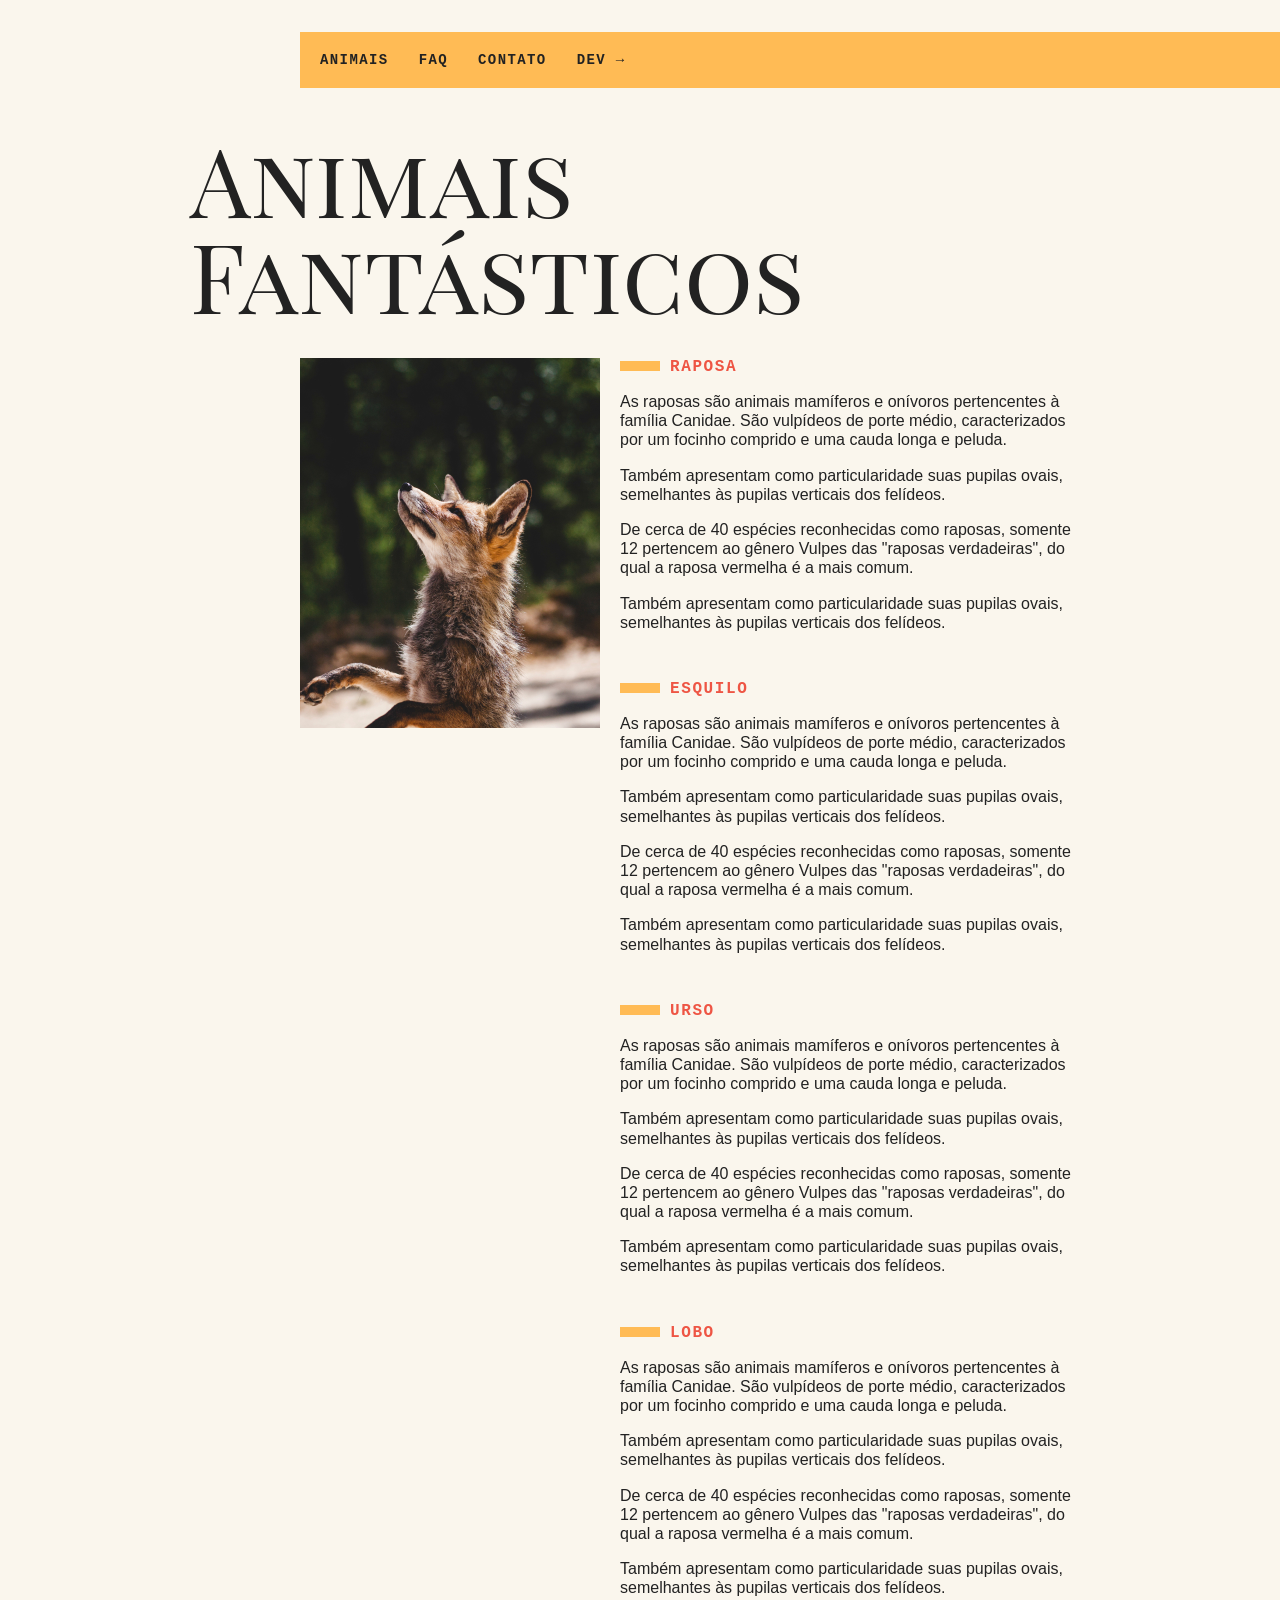
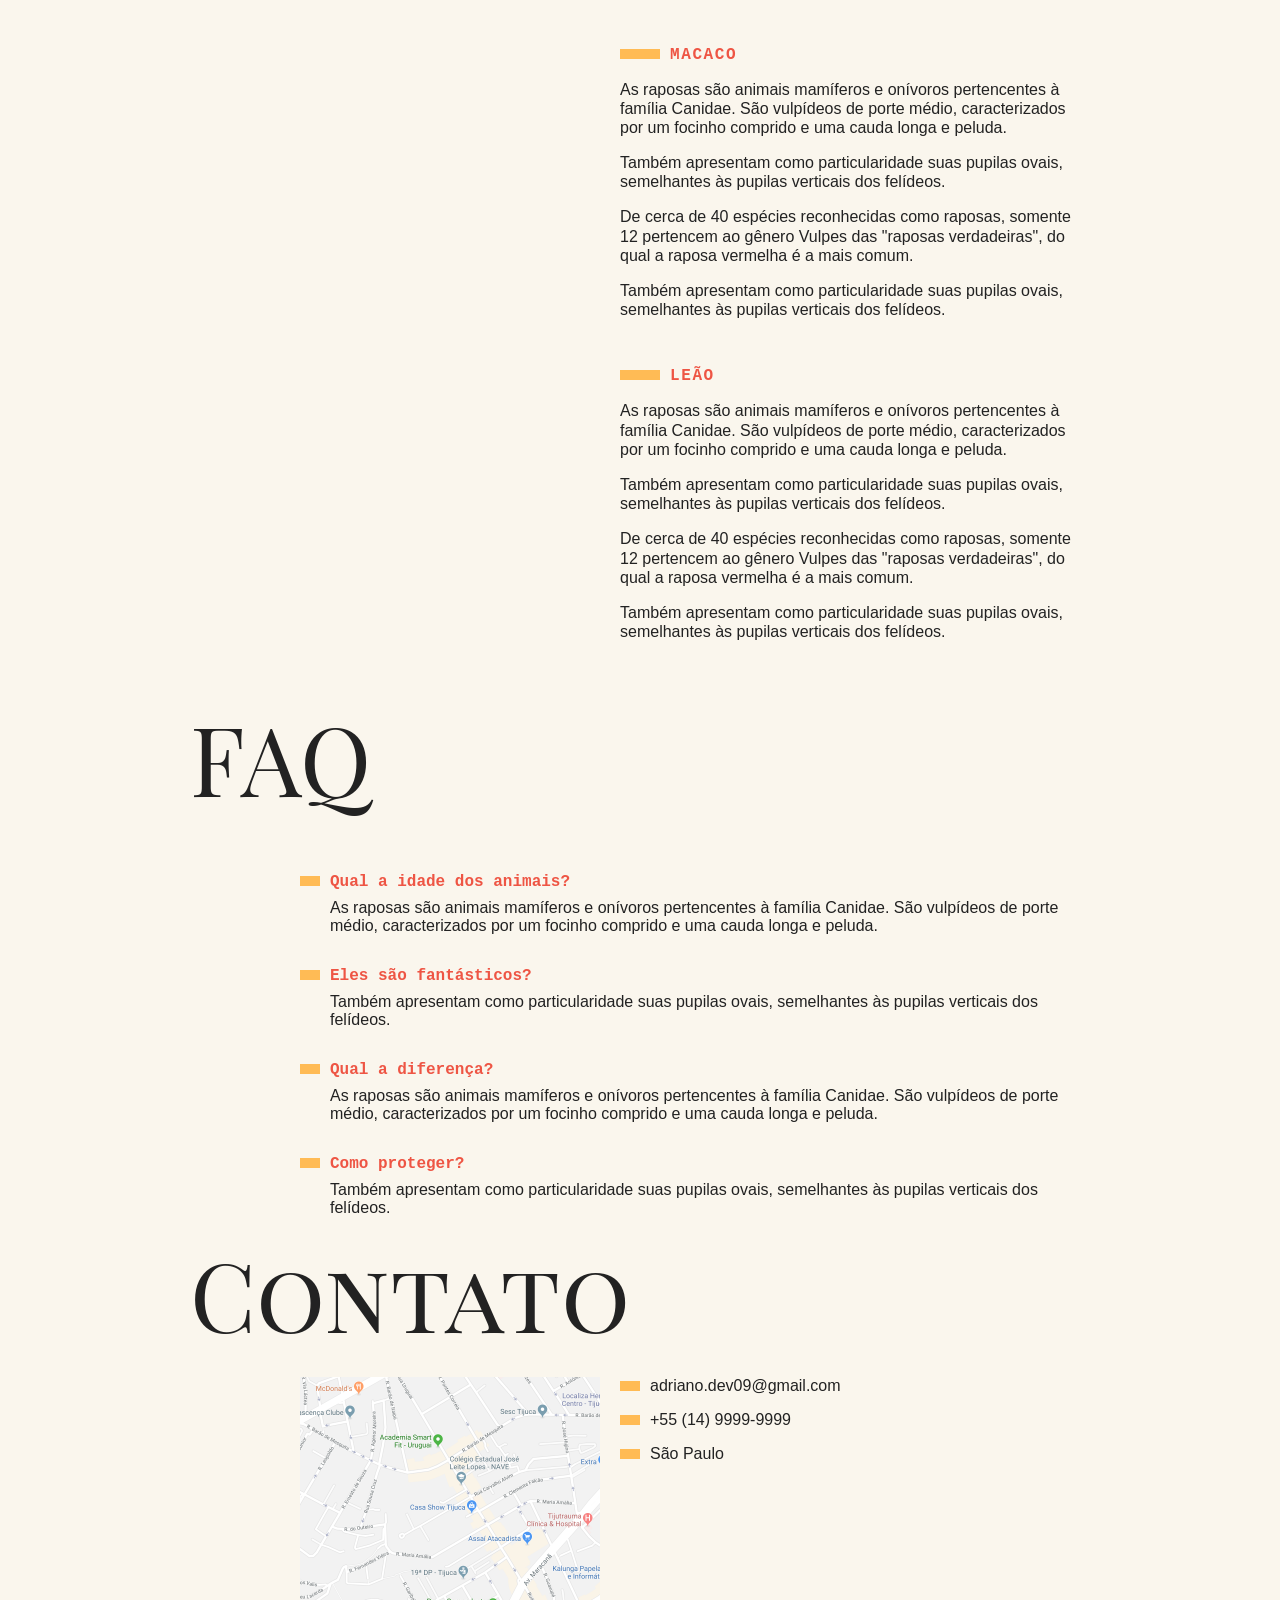
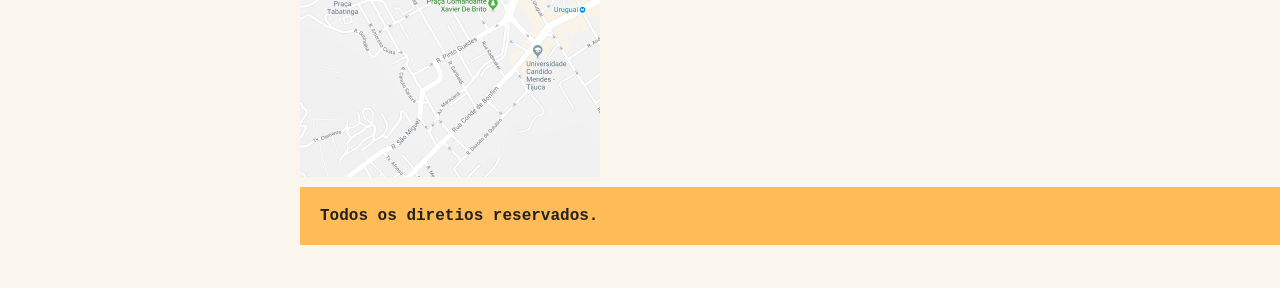
<file: animais-fantasticos/index.html>
<!DOCTYPE html>
<html lang="pt-br">
  <head>
    <meta charset="UTF-8" />
    <meta name="viewport" content="width=device-width, initial-scale=1.0" />
    <title>Animais Fantásticos</title>
    <link rel="preconnect" href="https://fonts.googleapis.com" />
    <link rel="preconnect" href="https://fonts.gstatic.com" crossorigin />
    <link
      href="https://fonts.googleapis.com/css2?family=Playfair+Display+SC&display=swap"
      rel="stylesheet"
    />
    <link rel="stylesheet" href="./css/style.css" />
  </head>
  <body>
    <nav class="menu">
      <ul>
        <li><a href="#animais">Animais</a></li>
        <li><a href="#faq">Faq</a></li>
        <li><a href="#contato">Contato</a></li>
        <li><a href="https://www.origamid.com/">Dev →</a></li>
      </ul>
    </nav>
    <section class="grid-section animais" id="animais">
      <h1 class="titulo">Animais Fantásticos</h1>
      <ul class="animais-lista">
        <li><img src="./img/imagem1.jpg" /></li>
        <li><img src="./img/imagem2.jpg" /></li>
        <li><img src="./img/imagem3.jpg" /></li>
        <li><img src="./img/imagem4.jpg" /></li>
        <li><img src="./img/imagem5.jpg" /></li>
        <li><img src="./img/imagem6.jpg" /></li>
      </ul>
      <div class="animais-descricao">
        <section>
          <h2>Raposa</h2>

          <p>
            As raposas são animais mamíferos e onívoros pertencentes à família
            Canidae. São vulpídeos de porte médio, caracterizados por um focinho
            comprido e uma cauda longa e peluda.
          </p>
          <p>
            Também apresentam como particularidade suas pupilas ovais,
            semelhantes às pupilas verticais dos felídeos.
          </p>
          <p>
            De cerca de 40 espécies reconhecidas como raposas, somente 12
            pertencem ao gênero Vulpes das "raposas verdadeiras", do qual a
            raposa vermelha é a mais comum.
          </p>
          <p>
            Também apresentam como particularidade suas pupilas ovais,
            semelhantes às pupilas verticais dos felídeos.
          </p>
        </section>
        <section>
          <h2>Esquilo</h2>

          <p>
            As raposas são animais mamíferos e onívoros pertencentes à família
            Canidae. São vulpídeos de porte médio, caracterizados por um focinho
            comprido e uma cauda longa e peluda.
          </p>
          <p>
            Também apresentam como particularidade suas pupilas ovais,
            semelhantes às pupilas verticais dos felídeos.
          </p>
          <p>
            De cerca de 40 espécies reconhecidas como raposas, somente 12
            pertencem ao gênero Vulpes das "raposas verdadeiras", do qual a
            raposa vermelha é a mais comum.
          </p>
          <p>
            Também apresentam como particularidade suas pupilas ovais,
            semelhantes às pupilas verticais dos felídeos.
          </p>
        </section>

        <section>
          <h2>Urso</h2>

          <p>
            As raposas são animais mamíferos e onívoros pertencentes à família
            Canidae. São vulpídeos de porte médio, caracterizados por um focinho
            comprido e uma cauda longa e peluda.
          </p>
          <p>
            Também apresentam como particularidade suas pupilas ovais,
            semelhantes às pupilas verticais dos felídeos.
          </p>
          <p>
            De cerca de 40 espécies reconhecidas como raposas, somente 12
            pertencem ao gênero Vulpes das "raposas verdadeiras", do qual a
            raposa vermelha é a mais comum.
          </p>
          <p>
            Também apresentam como particularidade suas pupilas ovais,
            semelhantes às pupilas verticais dos felídeos.
          </p>
        </section>

        <section>
          <h2>Lobo</h2>

          <p>
            As raposas são animais mamíferos e onívoros pertencentes à família
            Canidae. São vulpídeos de porte médio, caracterizados por um focinho
            comprido e uma cauda longa e peluda.
          </p>
          <p>
            Também apresentam como particularidade suas pupilas ovais,
            semelhantes às pupilas verticais dos felídeos.
          </p>
          <p>
            De cerca de 40 espécies reconhecidas como raposas, somente 12
            pertencem ao gênero Vulpes das "raposas verdadeiras", do qual a
            raposa vermelha é a mais comum.
          </p>
          <p>
            Também apresentam como particularidade suas pupilas ovais,
            semelhantes às pupilas verticais dos felídeos.
          </p>
        </section>

        <section>
          <h2>Macaco</h2>

          <p>
            As raposas são animais mamíferos e onívoros pertencentes à família
            Canidae. São vulpídeos de porte médio, caracterizados por um focinho
            comprido e uma cauda longa e peluda.
          </p>
          <p>
            Também apresentam como particularidade suas pupilas ovais,
            semelhantes às pupilas verticais dos felídeos.
          </p>
          <p>
            De cerca de 40 espécies reconhecidas como raposas, somente 12
            pertencem ao gênero Vulpes das "raposas verdadeiras", do qual a
            raposa vermelha é a mais comum.
          </p>
          <p>
            Também apresentam como particularidade suas pupilas ovais,
            semelhantes às pupilas verticais dos felídeos.
          </p>
        </section>

        <section>
          <h2>Leão</h2>

          <p>
            As raposas são animais mamíferos e onívoros pertencentes à família
            Canidae. São vulpídeos de porte médio, caracterizados por um focinho
            comprido e uma cauda longa e peluda.
          </p>
          <p>
            Também apresentam como particularidade suas pupilas ovais,
            semelhantes às pupilas verticais dos felídeos.
          </p>
          <p>
            De cerca de 40 espécies reconhecidas como raposas, somente 12
            pertencem ao gênero Vulpes das "raposas verdadeiras", do qual a
            raposa vermelha é a mais comum.
          </p>
          <p>
            Também apresentam como particularidade suas pupilas ovais,
            semelhantes às pupilas verticais dos felídeos.
          </p>
        </section>
      </div>
    </section>
    <section class="grid-section faq" id="faq">
      <h1 class="titulo">FAQ</h1>
      <dl class="faq-lista">
        <dt>Qual a idade dos animais?</dt>
        <dd>
          As raposas são animais mamíferos e onívoros pertencentes à família
          Canidae. São vulpídeos de porte médio, caracterizados por um focinho
          comprido e uma cauda longa e peluda.
        </dd>
        <dt>Eles são fantásticos?</dt>
        <dd>
          Também apresentam como particularidade suas pupilas ovais, semelhantes
          às pupilas verticais dos felídeos.
        </dd>
        <dt>Qual a diferença?</dt>
        <dd>
          As raposas são animais mamíferos e onívoros pertencentes à família
          Canidae. São vulpídeos de porte médio, caracterizados por um focinho
          comprido e uma cauda longa e peluda.
        </dd>
        <dt>Como proteger?</dt>
        <dd>
          Também apresentam como particularidade suas pupilas ovais, semelhantes
          às pupilas verticais dos felídeos.
        </dd>
      </dl>
    </section>
    <section class="grid-section contato" id="contato">
      <h1 class="titulo">Contato</h1>
      <div class="mapa"><img src="./img/mapa.png" /></div>
      <ul class="dados">
        <li>adriano.dev09@gmail.com</li>
        <li>+55 (14) 9999-9999</li>
        <li>São Paulo</li>
      </ul>
    </section>
    <footer class="copy">
      <p>Todos os diretios reservados.</p>
    </footer>
    <!-- <script src="./script.js"></script> -->
    <script src="./ex.js"></script>
  </body>
</html>
</file>
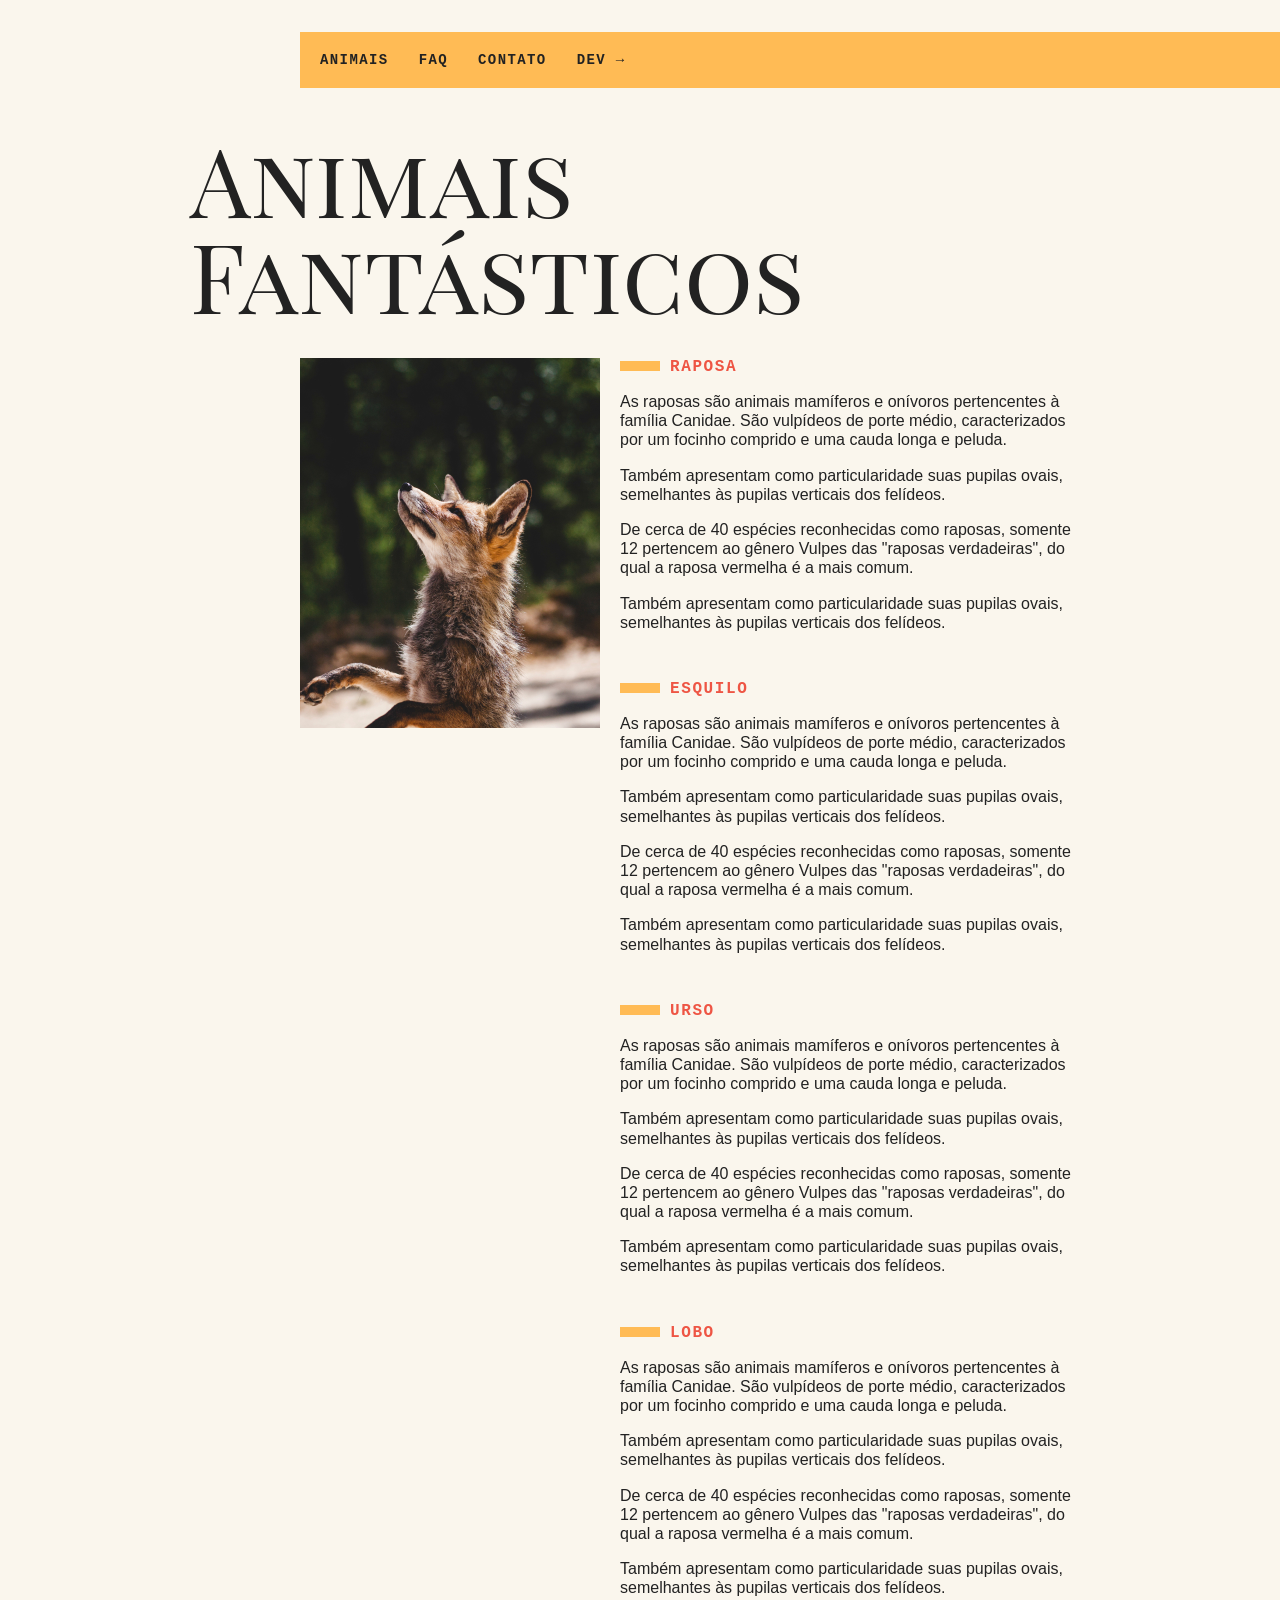
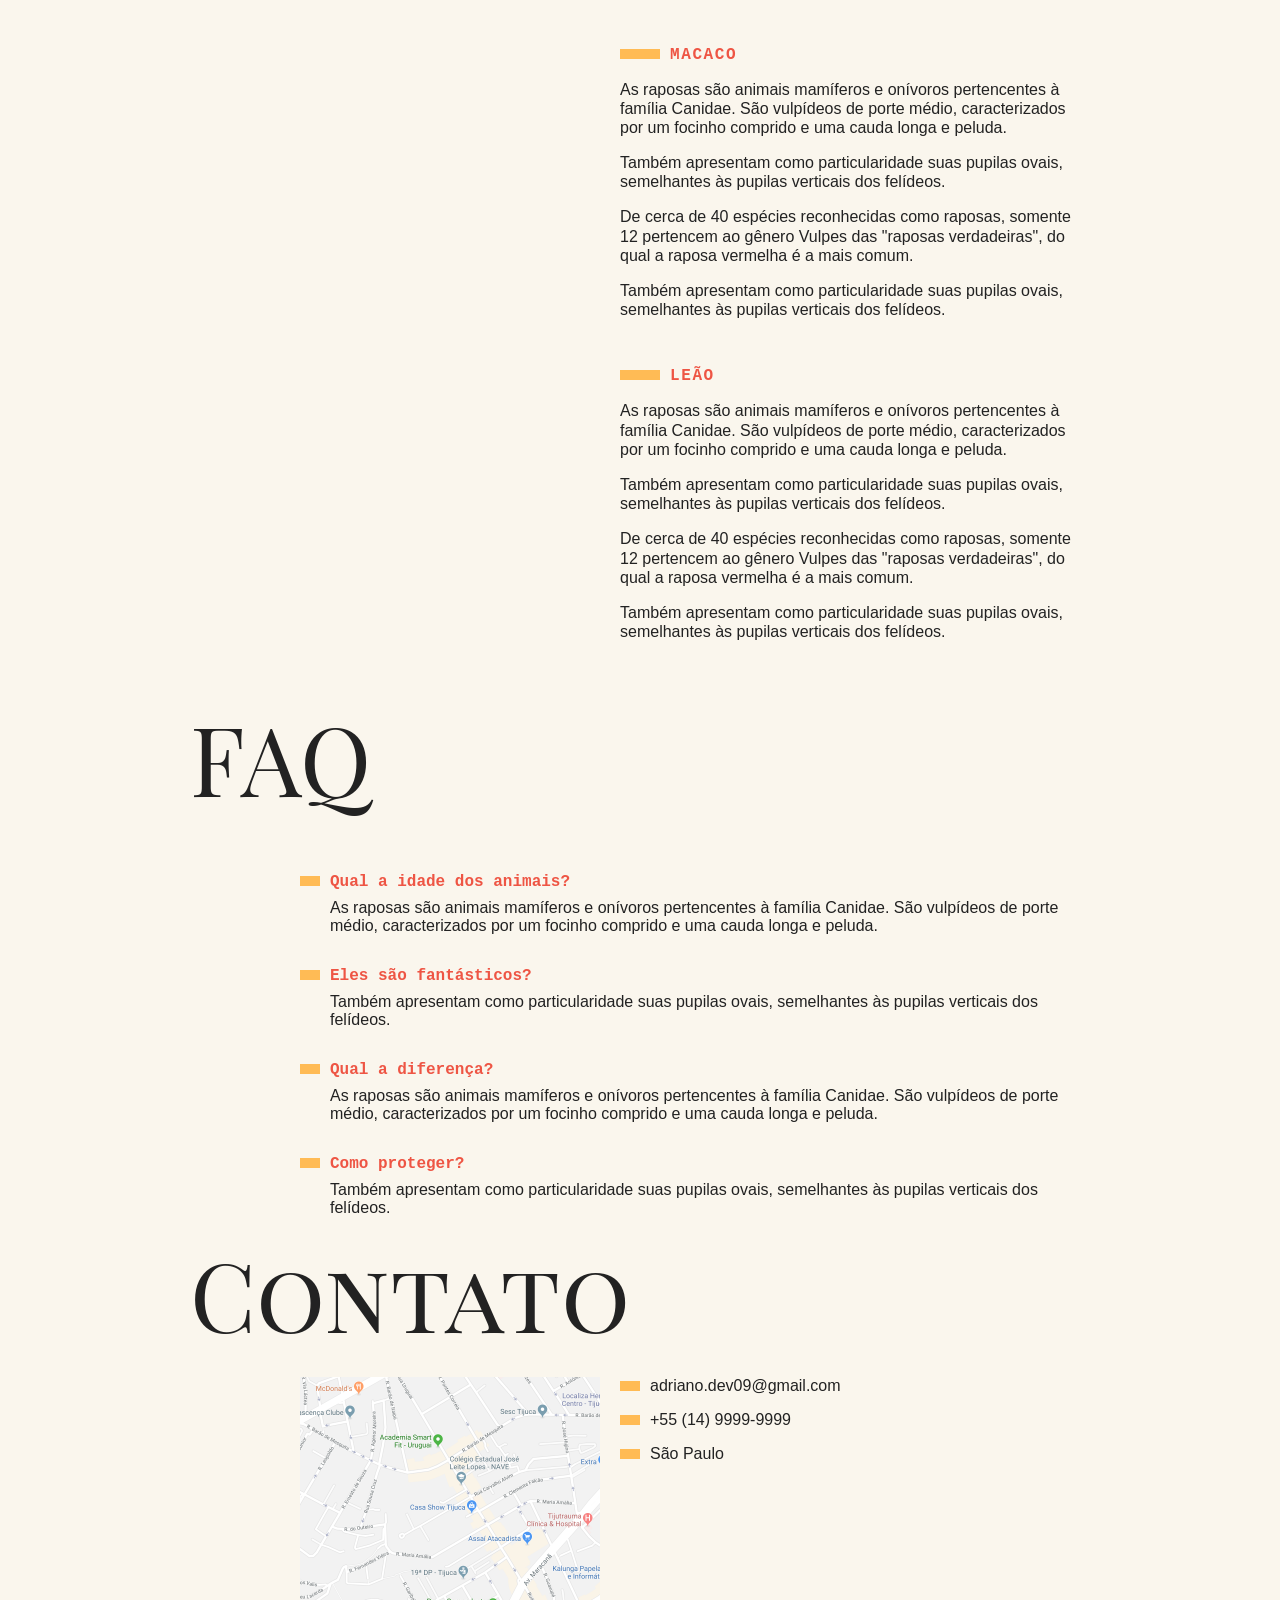
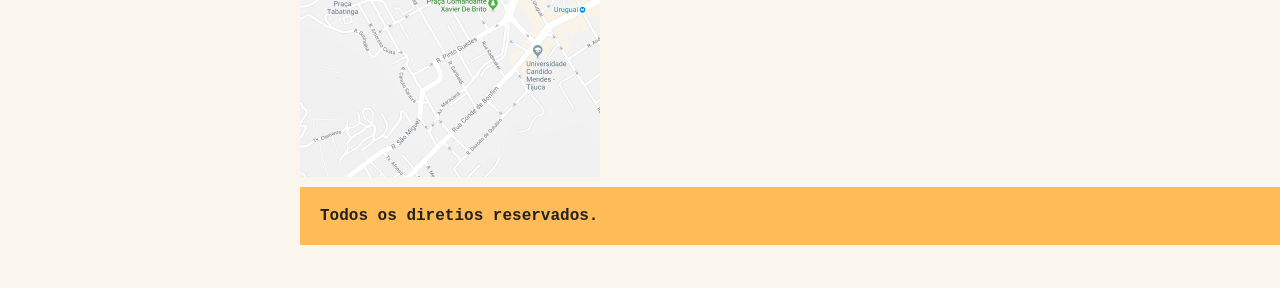
<file: Classes e Atributos/index.html>
<!DOCTYPE html>
<html lang="pt-br">
  <head>
    <meta charset="UTF-8" />
    <meta name="viewport" content="width=device-width, initial-scale=1.0" />
    <title>Animais Fantásticos</title>
    <link rel="preconnect" href="https://fonts.googleapis.com" />
    <link rel="preconnect" href="https://fonts.gstatic.com" crossorigin />
    <link
      href="https://fonts.googleapis.com/css2?family=Playfair+Display+SC&display=swap"
      rel="stylesheet"
    />
    <link rel="stylesheet" href="./css/style.css" />
  </head>
  <body>
    <nav class="menu">
      <ul>
        <li><a href="#animais">Animais</a></li>
        <li><a href="#faq">Faq</a></li>
        <li><a href="#contato">Contato</a></li>
        <li><a href="https://www.origamid.com/">Dev →</a></li>
      </ul>
    </nav>
    <section class="grid-section animais" id="animais">
      <h1 class="titulo">Animais Fantásticos</h1>
      <ul class="animais-lista">
        <li><img src="./img/imagem1.jpg" alt="Raposa" /></li>
        <li><img src="./img/imagem2.jpg" /></li>
        <li><img src="./img/imagem3.jpg" /></li>
        <li><img src="./img/imagem4.jpg" /></li>
        <li><img src="./img/imagem5.jpg" /></li>
        <li><img src="./img/imagem6.jpg" /></li>
      </ul>
      <div class="animais-descricao">
        <section>
          <h2>Raposa</h2>

          <p>
            As raposas são animais mamíferos e onívoros pertencentes à família
            Canidae. São vulpídeos de porte médio, caracterizados por um focinho
            comprido e uma cauda longa e peluda.
          </p>
          <p>
            Também apresentam como particularidade suas pupilas ovais,
            semelhantes às pupilas verticais dos felídeos.
          </p>
          <p>
            De cerca de 40 espécies reconhecidas como raposas, somente 12
            pertencem ao gênero Vulpes das "raposas verdadeiras", do qual a
            raposa vermelha é a mais comum.
          </p>
          <p>
            Também apresentam como particularidade suas pupilas ovais,
            semelhantes às pupilas verticais dos felídeos.
          </p>
        </section>
        <section>
          <h2>Esquilo</h2>

          <p>
            As raposas são animais mamíferos e onívoros pertencentes à família
            Canidae. São vulpídeos de porte médio, caracterizados por um focinho
            comprido e uma cauda longa e peluda.
          </p>
          <p>
            Também apresentam como particularidade suas pupilas ovais,
            semelhantes às pupilas verticais dos felídeos.
          </p>
          <p>
            De cerca de 40 espécies reconhecidas como raposas, somente 12
            pertencem ao gênero Vulpes das "raposas verdadeiras", do qual a
            raposa vermelha é a mais comum.
          </p>
          <p>
            Também apresentam como particularidade suas pupilas ovais,
            semelhantes às pupilas verticais dos felídeos.
          </p>
        </section>

        <section>
          <h2>Urso</h2>

          <p>
            As raposas são animais mamíferos e onívoros pertencentes à família
            Canidae. São vulpídeos de porte médio, caracterizados por um focinho
            comprido e uma cauda longa e peluda.
          </p>
          <p>
            Também apresentam como particularidade suas pupilas ovais,
            semelhantes às pupilas verticais dos felídeos.
          </p>
          <p>
            De cerca de 40 espécies reconhecidas como raposas, somente 12
            pertencem ao gênero Vulpes das "raposas verdadeiras", do qual a
            raposa vermelha é a mais comum.
          </p>
          <p>
            Também apresentam como particularidade suas pupilas ovais,
            semelhantes às pupilas verticais dos felídeos.
          </p>
        </section>

        <section>
          <h2>Lobo</h2>

          <p>
            As raposas são animais mamíferos e onívoros pertencentes à família
            Canidae. São vulpídeos de porte médio, caracterizados por um focinho
            comprido e uma cauda longa e peluda.
          </p>
          <p>
            Também apresentam como particularidade suas pupilas ovais,
            semelhantes às pupilas verticais dos felídeos.
          </p>
          <p>
            De cerca de 40 espécies reconhecidas como raposas, somente 12
            pertencem ao gênero Vulpes das "raposas verdadeiras", do qual a
            raposa vermelha é a mais comum.
          </p>
          <p>
            Também apresentam como particularidade suas pupilas ovais,
            semelhantes às pupilas verticais dos felídeos.
          </p>
        </section>

        <section>
          <h2>Macaco</h2>

          <p>
            As raposas são animais mamíferos e onívoros pertencentes à família
            Canidae. São vulpídeos de porte médio, caracterizados por um focinho
            comprido e uma cauda longa e peluda.
          </p>
          <p>
            Também apresentam como particularidade suas pupilas ovais,
            semelhantes às pupilas verticais dos felídeos.
          </p>
          <p>
            De cerca de 40 espécies reconhecidas como raposas, somente 12
            pertencem ao gênero Vulpes das "raposas verdadeiras", do qual a
            raposa vermelha é a mais comum.
          </p>
          <p>
            Também apresentam como particularidade suas pupilas ovais,
            semelhantes às pupilas verticais dos felídeos.
          </p>
        </section>

        <section>
          <h2>Leão</h2>

          <p>
            As raposas são animais mamíferos e onívoros pertencentes à família
            Canidae. São vulpídeos de porte médio, caracterizados por um focinho
            comprido e uma cauda longa e peluda.
          </p>
          <p>
            Também apresentam como particularidade suas pupilas ovais,
            semelhantes às pupilas verticais dos felídeos.
          </p>
          <p>
            De cerca de 40 espécies reconhecidas como raposas, somente 12
            pertencem ao gênero Vulpes das "raposas verdadeiras", do qual a
            raposa vermelha é a mais comum.
          </p>
          <p>
            Também apresentam como particularidade suas pupilas ovais,
            semelhantes às pupilas verticais dos felídeos.
          </p>
        </section>
      </div>
    </section>
    <section class="grid-section faq" id="faq">
      <h1 class="titulo">FAQ</h1>
      <dl class="faq-lista">
        <dt>Qual a idade dos animais?</dt>
        <dd>
          As raposas são animais mamíferos e onívoros pertencentes à família
          Canidae. São vulpídeos de porte médio, caracterizados por um focinho
          comprido e uma cauda longa e peluda.
        </dd>
        <dt>Eles são fantásticos?</dt>
        <dd>
          Também apresentam como particularidade suas pupilas ovais, semelhantes
          às pupilas verticais dos felídeos.
        </dd>
        <dt>Qual a diferença?</dt>
        <dd>
          As raposas são animais mamíferos e onívoros pertencentes à família
          Canidae. São vulpídeos de porte médio, caracterizados por um focinho
          comprido e uma cauda longa e peluda.
        </dd>
        <dt>Como proteger?</dt>
        <dd>
          Também apresentam como particularidade suas pupilas ovais, semelhantes
          às pupilas verticais dos felídeos.
        </dd>
      </dl>
    </section>
    <section class="grid-section contato" id="contato">
      <h1 class="titulo">Contato</h1>
      <div class="mapa"><img src="./img/mapa.png" /></div>
      <ul class="dados">
        <li>adriano.dev09@gmail.com</li>
        <li>+55 (14) 9999-9999</li>
        <li>São Paulo</li>
      </ul>
    </section>
    <footer class="copy">
      <p>Todos os diretios reservados.</p>
    </footer>
    <!-- <script src="./script.js"></script> -->
    <script src="./ex.js"></script>
  </body>
</html>
</file>
<file: animais-fantasticos/css/style.css>
body,
h1,
h2,
ul,
li,
p,
dd,
dt,
dl {
  margin: 0px;
  padding: 0px;
}

img {
  display: block;
  max-width: 100%; /* Isso evita que a imagem passe do tamanho do container e faz com que fique responsiva */
}

ul {
  list-style: none;
}

body {
  background: #faf6ed;
  color: #222;
  -webkit-font-smoothing: antialiased;
  display: grid;
  grid-template-columns: 1fr 120px minmax(300px, 800px) 1fr;
}
/* .Menu é classe para a tag Nav */
.menu {
  grid-column: 3 / 5; /* Vai da linha da coluna 3 até a linha da coluna 5  */
  margin-top: 2rem;
  margin-bottom: 2rem;
  background: #fb5;
}

.menu ul {
  display: flex;
  flex-wrap: wrap;
  padding: 10px;
}

.menu li a {
  display: block;
  padding: 10px;
  margin-right: 10px;
  color: #222;
  text-decoration: none;
  font-family: "IBM Plex Mono", monospace;
  font-weight: bold;
  text-transform: uppercase;
  font-size: 0.875rem;
  letter-spacing: 0.1em;
}

.grid-section {
  grid-column: 2 / 4;
  width: 100%;
  box-sizing: border-box;
  padding: 10px;
  display: grid;
  grid-template-columns: 90px 300px 1fr;
  grid-gap: 20px;
}

.titulo {
  font-family: "Playfair Display SC", georgia;
  font-size: 6rem;
  line-height: 1;
  font-weight: 400;
  margin-bottom: 1rem;
  grid-column: 1 / 4;
}

.animais h2 {
  font-family: "IBM Plex Mono", monospace;
  font-size: 1rem;
  text-transform: uppercase;
  letter-spacing: 0.1em;
  margin-bottom: 1rem;
  color: #e54;
}

.animais h2::before {
  content: "";
  display: inline-block;
  width: 40px;
  height: 10px;
  margin-right: 10px;
  background: #fb5;
}

.animais p {
  font-family: Helvetica, Arial;
  line-height: 1.2;
  margin-bottom: 1rem;
}

.animais-lista {
  height: 370px;
  overflow-y: scroll;
  grid-column: 2;
}

.animais-lista::-webkit-scrollbar {
  width: 18px;
}

.animais-lista::-webkit-scrollbar-thumb {
  background: #fb5;
  border-left: 4px solid #faf6ed;
  border-right: 4px solid #faf6ed;
}

.animais-lista::-webkit-scrollbar-track {
  background: #faf6ed;
}

.animais-descricao {
  grid-column: 3;
}

.animais-descricao section {
  margin-bottom: 3rem;
}

.faq-lista {
  grid-column: 2 / 4;
}

.faq-lista dt {
  font-family: "IBM Plex Mono", monospace;
  font-weight: bold;
  margin-top: 2rem;
  margin-bottom: 0.5rem;
  color: #e54;
}

.faq-lista dt::before {
  content: "";
  display: inline-block;
  width: 20px;
  height: 10px;
  margin-right: 10px;
  background: #fb5;
}

.faq-lista dd {
  font-family: Helvetica, Arial;
  margin-bottom: 0.5rem;
  margin-left: 30px;
}

.mapa {
  grid-column: 2;
}

.dados {
  grid-column: 3;
}

.dados li {
  margin-bottom: 1rem;
  font-family: Helvetica, Arial;
}

.dados li::before {
  content: "";
  display: inline-block;
  width: 20px;
  height: 10px;
  margin-right: 10px;
  background: #fb5;
}

.copy {
  grid-column: 3/5;
  margin-bottom: 2rem;
  background: #fb5;
}

.copy p {
  padding: 20px;
  font-family: "IBM Plex Mono", monospace;
  font-weight: bold;
}

@media (max-width: 700px) {
  body {
    grid-template-columns: 1fr;
  }

  .menu,
  .grid-section,
  .copy {
    grid-column: 1;
  }

  .grid-section {
    grid-template-columns: 100px 1fr;
    grid-gap: 10px;
  }

  .animais-lista {
    grid-column: 1;
  }

  .faq-lista,
  .dados,
  .mapa {
    grid-column: 1 / 3;
  }

  .grid-section h1 {
    font-size: 3rem;
  }

  .menu {
    margin-top: 0px;
  }

  .copy {
    margin-bottom: 0px;
  }
}
</file>
<file: Classes e Atributos/css/style.css>
body,
h1,
h2,
ul,
li,
p,
dd,
dt,
dl {
  margin: 0px;
  padding: 0px;
}

img {
  display: block;
  max-width: 100%; /* Isso evita que a imagem passe do tamanho do container e faz com que fique responsiva */
}

ul {
  list-style: none;
}

body {
  background: #faf6ed;
  color: #222;
  -webkit-font-smoothing: antialiased;
  display: grid;
  grid-template-columns: 1fr 120px minmax(300px, 800px) 1fr;
}
/* .Menu é classe para a tag Nav */
.menu {
  grid-column: 3 / 5; /* Vai da linha da coluna 3 até a linha da coluna 5  */
  margin-top: 2rem;
  margin-bottom: 2rem;
  background: #fb5;
}

.menu ul {
  display: flex;
  flex-wrap: wrap;
  padding: 10px;
}

.menu li a {
  display: block;
  padding: 10px;
  margin-right: 10px;
  color: #222;
  text-decoration: none;
  font-family: "IBM Plex Mono", monospace;
  font-weight: bold;
  text-transform: uppercase;
  font-size: 0.875rem;
  letter-spacing: 0.1em;
}

.grid-section {
  grid-column: 2 / 4;
  width: 100%;
  box-sizing: border-box;
  padding: 10px;
  display: grid;
  grid-template-columns: 90px 300px 1fr;
  grid-gap: 20px;
}

.titulo {
  font-family: "Playfair Display SC", georgia;
  font-size: 6rem;
  line-height: 1;
  font-weight: 400;
  margin-bottom: 1rem;
  grid-column: 1 / 4;
}

.animais h2 {
  font-family: "IBM Plex Mono", monospace;
  font-size: 1rem;
  text-transform: uppercase;
  letter-spacing: 0.1em;
  margin-bottom: 1rem;
  color: #e54;
}

.animais h2::before {
  content: "";
  display: inline-block;
  width: 40px;
  height: 10px;
  margin-right: 10px;
  background: #fb5;
}

.animais p {
  font-family: Helvetica, Arial;
  line-height: 1.2;
  margin-bottom: 1rem;
}

.animais-lista {
  height: 370px;
  overflow-y: scroll;
  grid-column: 2;
}

.animais-lista::-webkit-scrollbar {
  width: 18px;
}

.animais-lista::-webkit-scrollbar-thumb {
  background: #fb5;
  border-left: 4px solid #faf6ed;
  border-right: 4px solid #faf6ed;
}

.animais-lista::-webkit-scrollbar-track {
  background: #faf6ed;
}

.animais-descricao {
  grid-column: 3;
}

.animais-descricao section {
  margin-bottom: 3rem;
}

.faq-lista {
  grid-column: 2 / 4;
}

.faq-lista dt {
  font-family: "IBM Plex Mono", monospace;
  font-weight: bold;
  margin-top: 2rem;
  margin-bottom: 0.5rem;
  color: #e54;
}

.faq-lista dt::before {
  content: "";
  display: inline-block;
  width: 20px;
  height: 10px;
  margin-right: 10px;
  background: #fb5;
}

.faq-lista dd {
  font-family: Helvetica, Arial;
  margin-bottom: 0.5rem;
  margin-left: 30px;
}

.mapa {
  grid-column: 2;
}

.dados {
  grid-column: 3;
}

.dados li {
  margin-bottom: 1rem;
  font-family: Helvetica, Arial;
}

.dados li::before {
  content: "";
  display: inline-block;
  width: 20px;
  height: 10px;
  margin-right: 10px;
  background: #fb5;
}

.copy {
  grid-column: 3/5;
  margin-bottom: 2rem;
  background: #fb5;
}

.copy p {
  padding: 20px;
  font-family: "IBM Plex Mono", monospace;
  font-weight: bold;
}

@media (max-width: 700px) {
  body {
    grid-template-columns: 1fr;
  }

  .menu,
  .grid-section,
  .copy {
    grid-column: 1;
  }

  .grid-section {
    grid-template-columns: 100px 1fr;
    grid-gap: 10px;
  }

  .animais-lista {
    grid-column: 1;
  }

  .faq-lista,
  .dados,
  .mapa {
    grid-column: 1 / 3;
  }

  .grid-section h1 {
    font-size: 3rem;
  }

  .menu {
    margin-top: 0px;
  }

  .copy {
    margin-bottom: 0px;
  }
}
</file>
